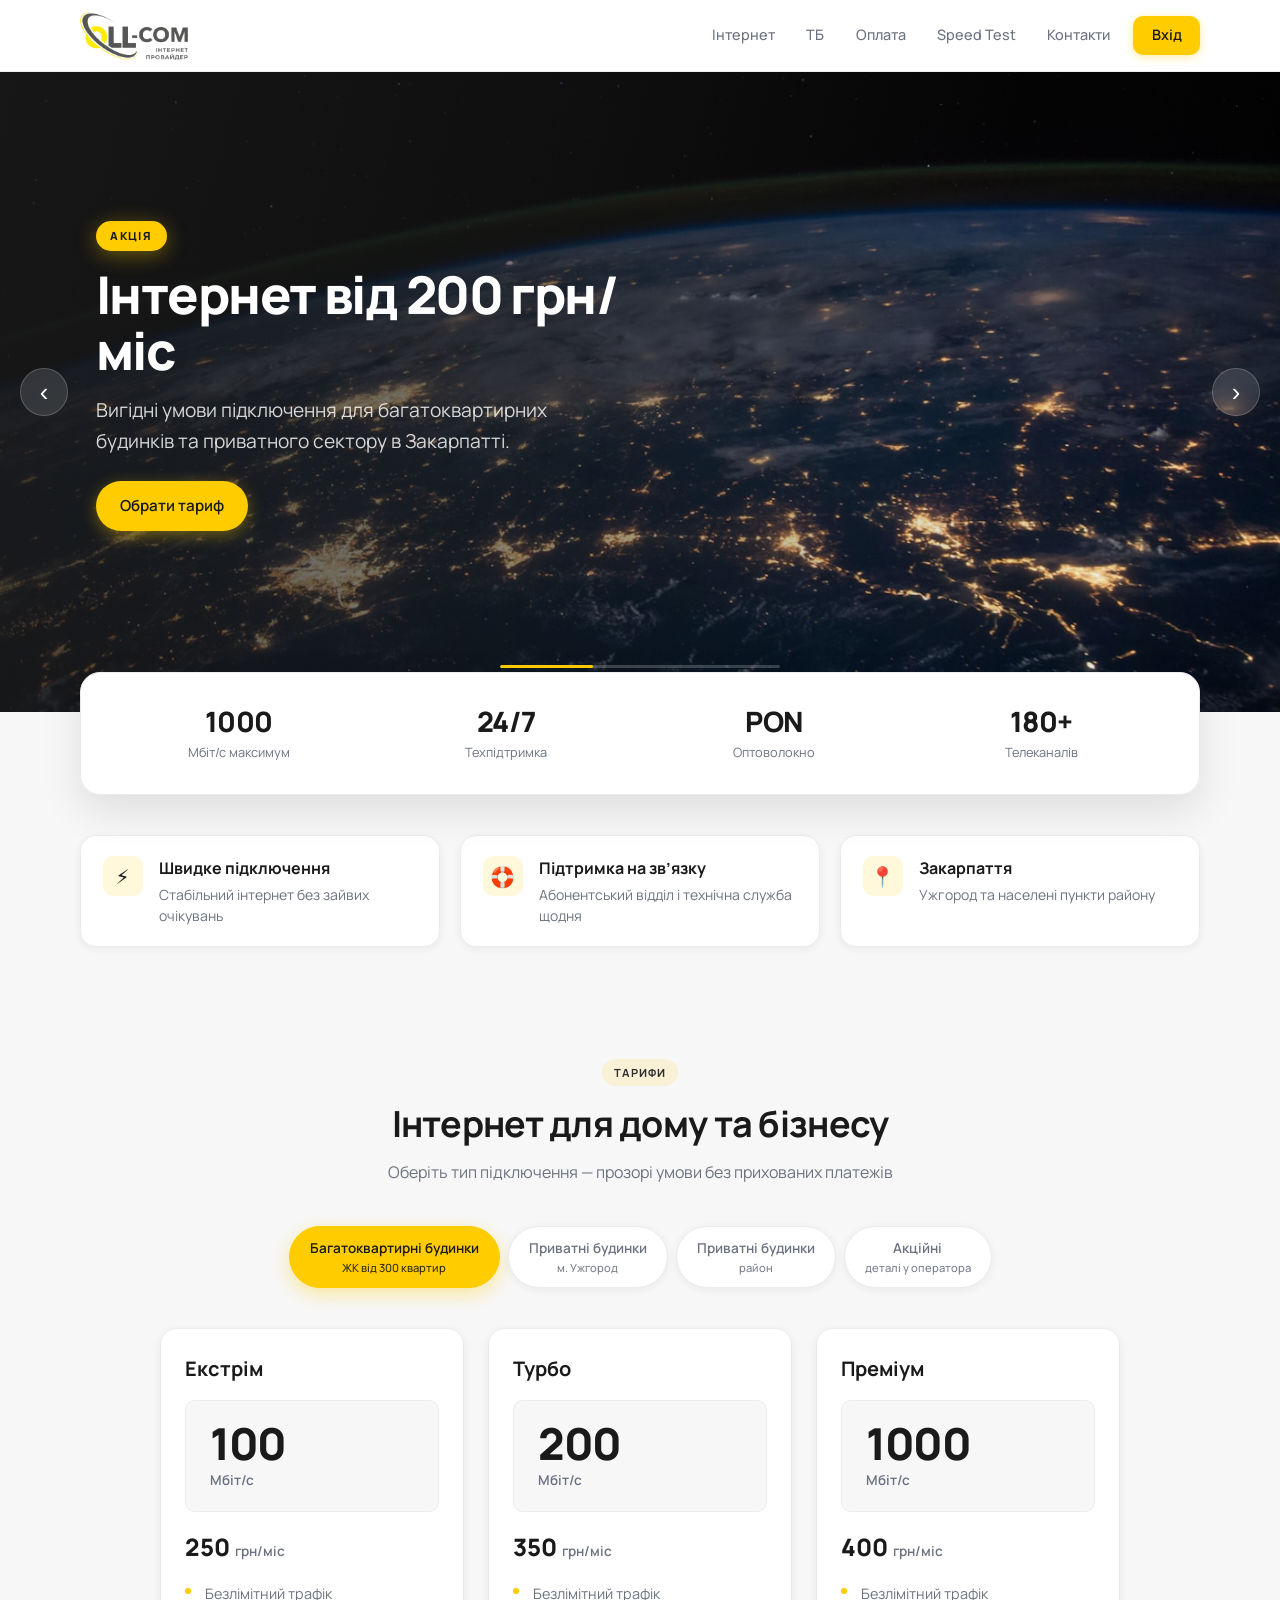
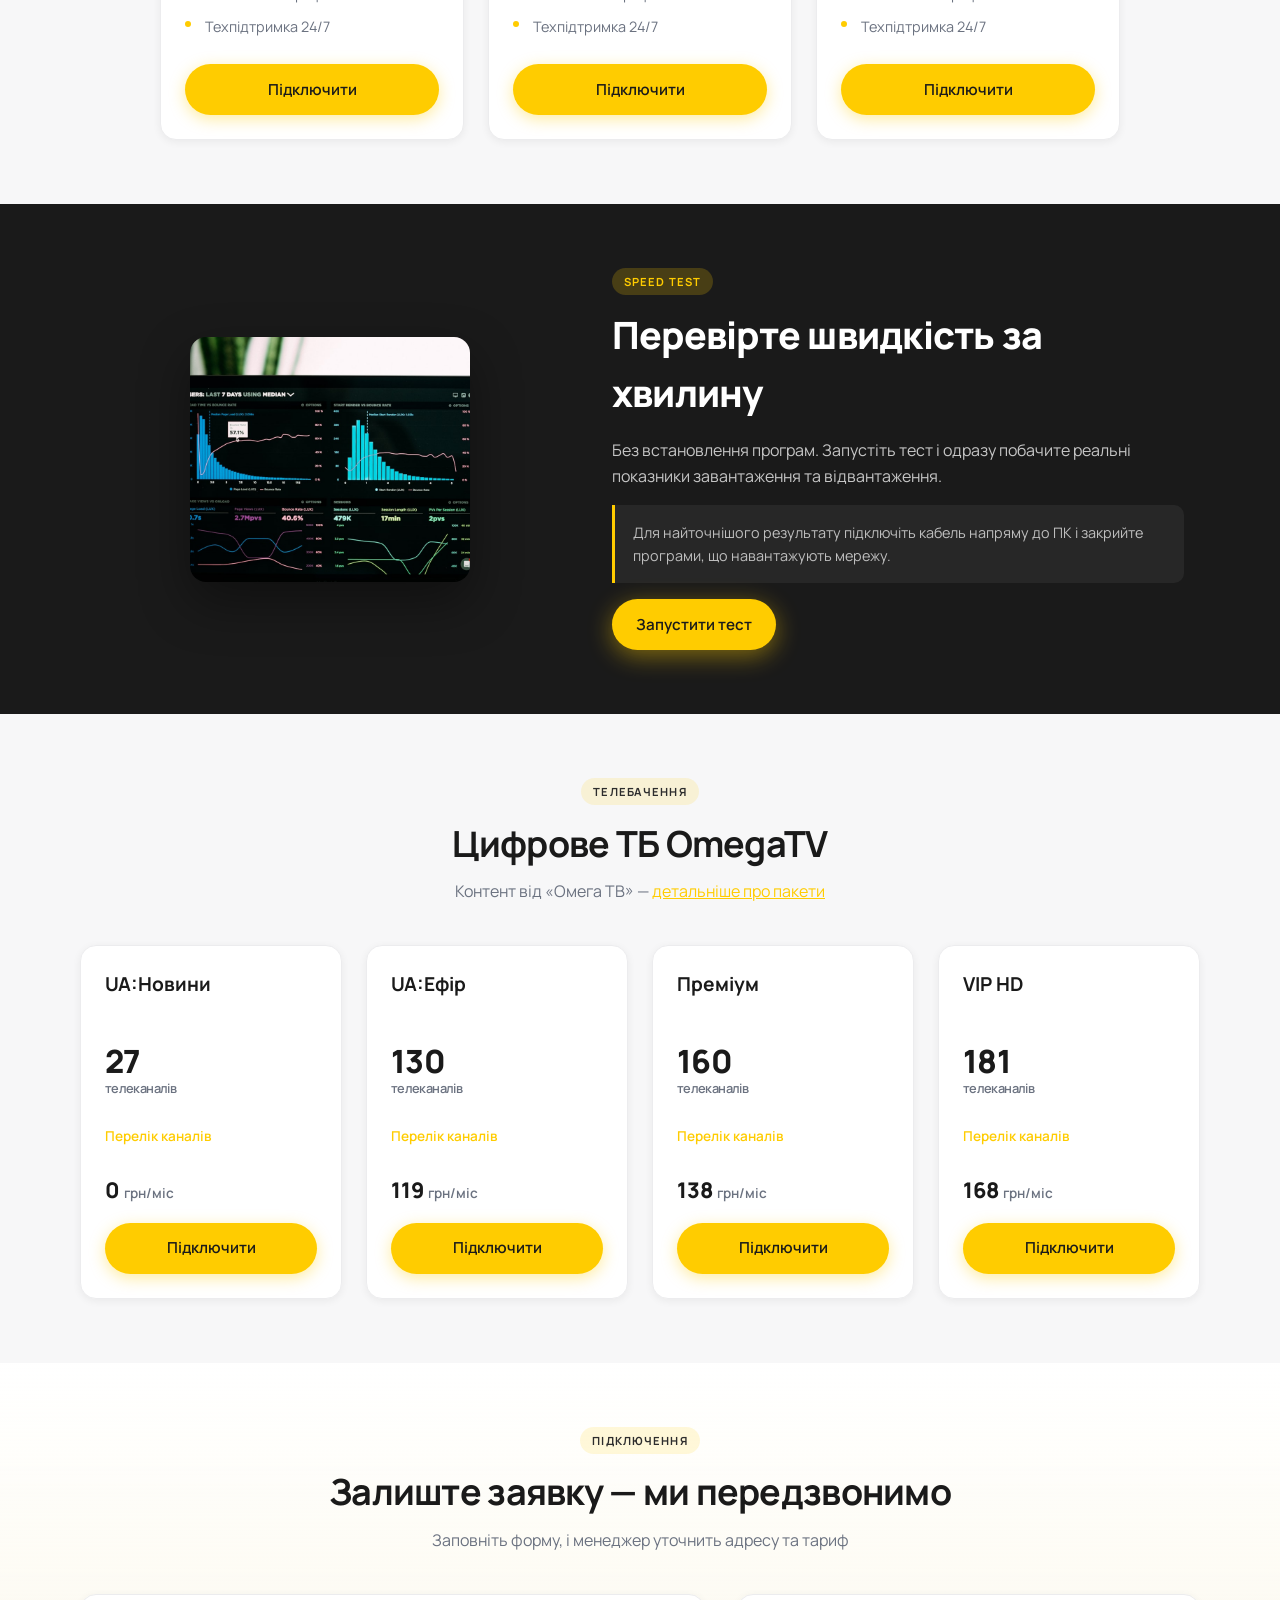
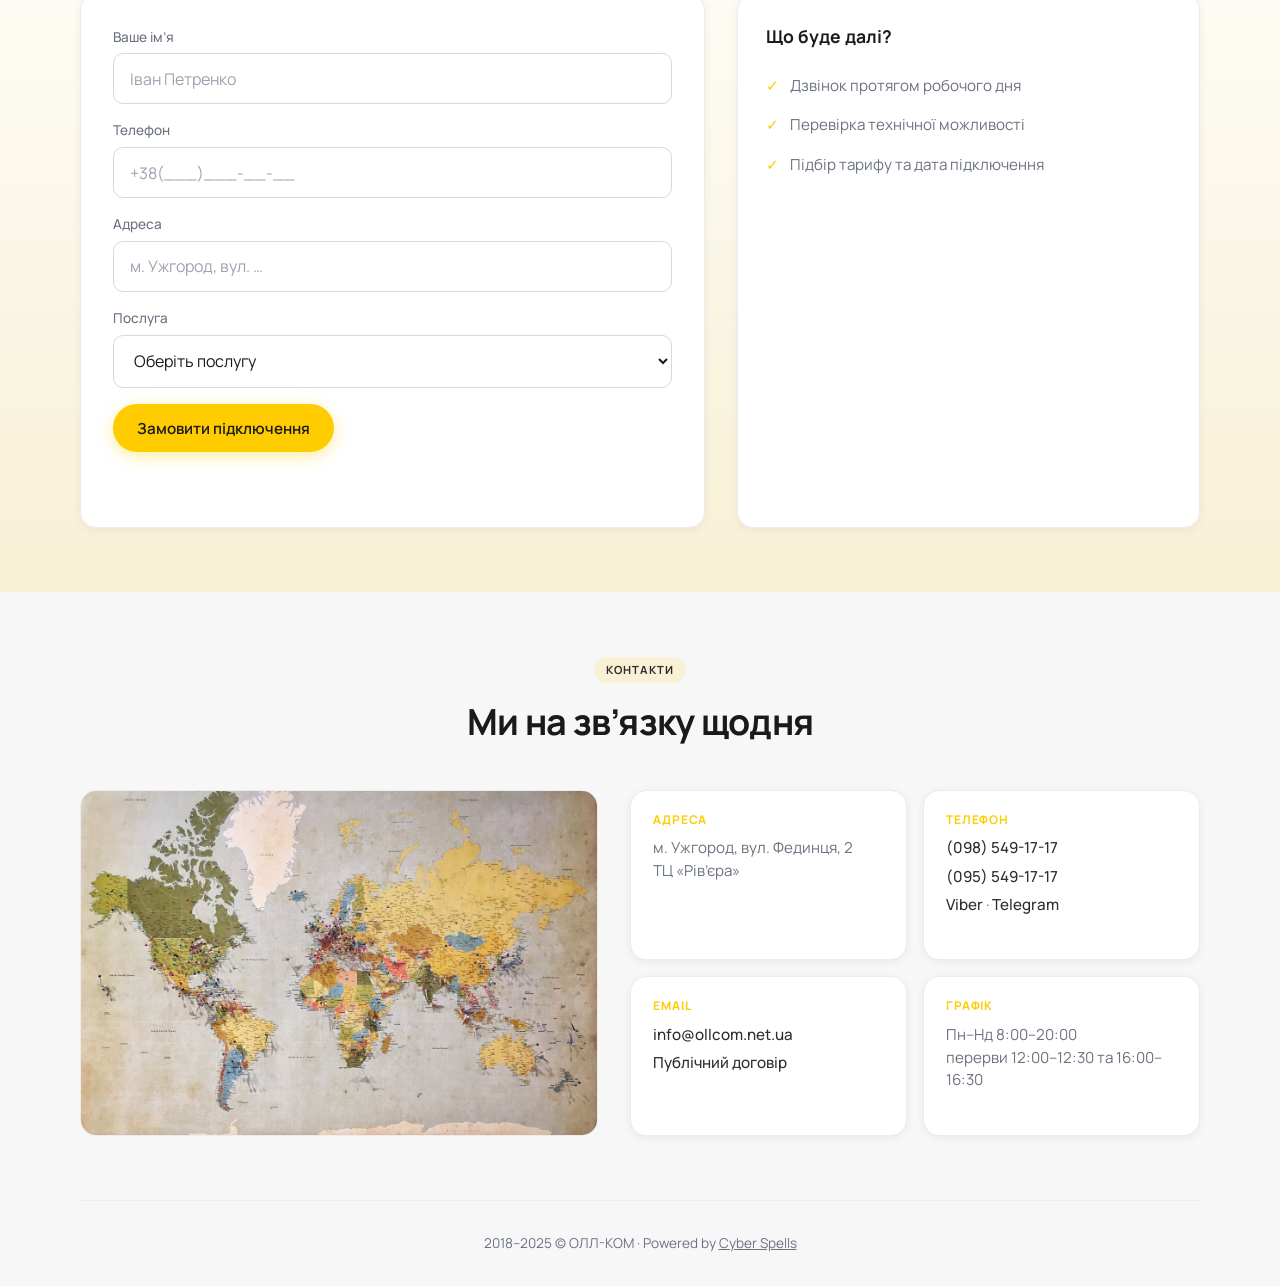
<file: index.html>
<!DOCTYPE html>
<html lang="uk">
  <head>
    <meta charset="utf-8" />
    <meta name="viewport" content="width=device-width, initial-scale=1" />
    <meta
      name="keywords"
      content="Інтернет PON Ужгород ОЛЛ-КОМ ISP"
    />
    <meta name="description" content="ОЛЛ-КОМ ISP — інтернет та телебачення в Закарпатті" />
    <title>ISP ОЛЛ-КОМ</title>
    <link rel="shortcut icon" href="favicon.ico" />
    <link rel="preconnect" href="https://fonts.googleapis.com" />
    <link rel="preconnect" href="https://fonts.gstatic.com" crossorigin />
    <link
      href="https://fonts.googleapis.com/css2?family=Manrope:wght@400;500;600;700;800&display=swap"
      rel="stylesheet"
    />
    <link rel="stylesheet" href="css/common.css" />
    <link rel="stylesheet" href="css/main.css" />
    <script src="js/tariffs-data.js" defer></script>
    <script src="js/common.js" defer></script>
    <script src="js/main.js" defer></script>
  </head>
  <body class="has-bg page-home">
    <header class="site-header">
      <div class="site-header__inner">
        <a href="index.html" class="site-logo">
          <img src="images/logo.png" alt="ОЛЛ-КОМ" width="120" height="48" />
        </a>
        <button
          type="button"
          class="nav-toggle"
          aria-expanded="false"
          aria-controls="navMenu"
          aria-label="Меню"
        >
          <span></span><span></span><span></span>
        </button>
        <nav id="navMenu" class="site-nav">
          <a href="#inet">Інтернет</a>
          <a href="#tv">ТБ</a>
          <a
            href="https://next.privat24.ua/payments/form/%7B%22token%22:%220dc3e0e4-ba93-4ebe-8343-b3335fdfdbdd%22%7D"
            target="_blank"
            rel="noopener"
            >Оплата</a
          >
          <a href="speed-test-page.html" data-nav>Speed Test</a>
          <a href="#contact">Контакти</a>
          <a href="profile-login.html" class="nav-cta nav-login" data-nav>Вхід</a>
        </nav>
      </div>
    </header>

    <div class="site-wrap">
      <section class="hero" aria-label="Акції та пропозиції">
        <div class="hero__track">
          <div class="hero__slide is-active">
            <div class="hero__media">
              <img src="images/hero-promo.jpg" alt="Акційні тарифи інтернету" width="1200" height="420" decoding="async" />
            </div>
            <div class="hero__caption">
              <div class="hero__caption-inner">
                <span class="hero__badge">Акція</span>
                <h2 class="hero__title">Інтернет від 200 грн/міс</h2>
                <p class="hero__text">
                  Вигідні умови підключення для багатоквартирних будинків та приватного сектору в Закарпатті.
                </p>
                <a class="btn hero__cta" href="#inet">Обрати тариф</a>
              </div>
            </div>
          </div>
          <div class="hero__slide">
            <div class="hero__media">
              <img src="images/hero-internet.jpg" alt="Оптоволоконний інтернет" width="1200" height="420" decoding="async" />
            </div>
            <div class="hero__caption">
              <div class="hero__caption-inner">
                <span class="hero__badge">Інтернет</span>
                <h2 class="hero__title">Оптоволокно PON до 1 Гбіт/с</h2>
                <p class="hero__text">
                  Стабільне з'єднання для дому, роботи та розваг. Тарифи на будь-який бюджет.
                </p>
                <a class="btn hero__cta" href="#inet">Переглянути тарифи</a>
              </div>
            </div>
          </div>
          <div class="hero__slide">
            <div class="hero__media">
              <img src="images/hero-tv.jpg" alt="Цифрове телебачення" width="1200" height="420" decoding="async" />
            </div>
            <div class="hero__caption">
              <div class="hero__caption-inner">
                <span class="hero__badge">Телебачення</span>
                <h2 class="hero__title">Цифрове ТБ OmegaTV</h2>
                <p class="hero__text">
                  Понад 180 каналів у HD. Пакети від 0 грн/міс разом з інтернетом.
                </p>
                <a class="btn hero__cta" href="#tv">Пакети ТБ</a>
              </div>
            </div>
          </div>
        </div>
        <button type="button" class="hero__arrow hero__arrow--prev" aria-label="Попередній слайд">‹</button>
        <button type="button" class="hero__arrow hero__arrow--next" aria-label="Наступний слайд">›</button>
        <div class="hero__nav">
          <div class="hero__progress" aria-hidden="true">
            <span class="hero__progress-fill"></span>
          </div>
          <div class="hero__dots">
            <button type="button" class="hero__dot is-active" aria-label="Слайд 1"></button>
            <button type="button" class="hero__dot" aria-label="Слайд 2"></button>
            <button type="button" class="hero__dot" aria-label="Слайд 3"></button>
          </div>
        </div>
      </section>

      <section class="stats-bar" aria-label="Переваги">
        <div class="container stats-bar__grid">
          <div class="stat-item reveal">
            <strong class="stat-item__value">1000</strong>
            <span class="stat-item__label">Мбіт/с максимум</span>
          </div>
          <div class="stat-item reveal reveal-delay-1">
            <strong class="stat-item__value">24/7</strong>
            <span class="stat-item__label">Техпідтримка</span>
          </div>
          <div class="stat-item reveal reveal-delay-2">
            <strong class="stat-item__value">PON</strong>
            <span class="stat-item__label">Оптоволокно</span>
          </div>
          <div class="stat-item reveal reveal-delay-3">
            <strong class="stat-item__value">180+</strong>
            <span class="stat-item__label">Телеканалів</span>
          </div>
        </div>
      </section>

      <section class="features-strip container">
        <article class="feature-pill reveal">
          <span class="feature-pill__icon" aria-hidden="true">⚡</span>
          <div>
            <h3>Швидке підключення</h3>
            <p>Стабільний інтернет без зайвих очікувань</p>
          </div>
        </article>
        <article class="feature-pill reveal reveal-delay-1">
          <span class="feature-pill__icon" aria-hidden="true">🛟</span>
          <div>
            <h3>Підтримка на зв’язку</h3>
            <p>Абонентський відділ і технічна служба щодня</p>
          </div>
        </article>
        <article class="feature-pill reveal reveal-delay-2">
          <span class="feature-pill__icon" aria-hidden="true">📍</span>
          <div>
            <h3>Закарпаття</h3>
            <p>Ужгород та населені пункти району</p>
          </div>
        </article>
      </section>

      <section id="inet" class="section section--alt">
        <div class="container">
        <div class="section-head reveal">
          <span class="section-eyebrow">Тарифи</span>
          <h2 class="section-title">Інтернет для дому та бізнесу</h2>
          <p class="section-lead">
            Оберіть тип підключення — прозорі умови без прихованих платежів
          </p>
        </div>
        <div id="inetTabs" class="tariff-tabs reveal reveal-delay-2"></div>
        <div id="inetPlans" class="plans-grid reveal reveal-delay-3"></div>
        </div>
      </section>

      <section id="speed" class="section section-speed">
        <div class="container speed-block reveal">
          <div class="speed-block__visual">
            <img src="images/speed.jpg" alt="Тест швидкості інтернету" width="280" />
          </div>
          <div class="speed-block__text">
            <span class="section-eyebrow section-eyebrow--light">Speed Test</span>
            <h2 class="speed-block__title">Перевірте швидкість за хвилину</h2>
            <p>
              Без встановлення програм. Запустіть тест і одразу побачите реальні показники
              завантаження та відвантаження.
            </p>
            <p class="speed-block__note">
              Для найточнішого результату підключіть кабель напряму до ПК і закрийте
              програми, що навантажують мережу.
            </p>
            <a href="speed-test-page.html" class="btn btn--light">Запустити тест</a>
          </div>
        </div>
      </section>

      <section id="tv" class="section">
        <div class="container">
        <div class="section-head reveal">
          <span class="section-eyebrow">Телебачення</span>
          <h2 class="section-title">Цифрове ТБ OmegaTV</h2>
          <p class="section-lead">
            Контент від «Омега ТВ» — <a href="omegatv.html">детальніше про пакети</a>
          </p>
        </div>
        <div id="tvPlans" class="tv-grid reveal reveal-delay-2"></div>
        </div>
      </section>

      <section id="zayavka" class="section section--cta">
        <div class="container">
        <div class="section-head reveal">
          <span class="section-eyebrow">Підключення</span>
          <h2 class="section-title">Залиште заявку — ми передзвонимо</h2>
          <p class="section-lead">Заповніть форму, і менеджер уточнить адресу та тариф</p>
        </div>
        <div class="form-section reveal reveal-delay-1">
          <form id="connectForm" class="card form-panel" novalidate>
            <div class="form-group">
              <label class="form-label" for="username">Ваше ім’я</label>
              <input
                id="username"
                class="form-input"
                type="text"
                placeholder="Іван Петренко"
                autocomplete="name"
                required
              />
            </div>
            <div class="form-group">
              <label class="form-label" for="phone">Телефон</label>
              <input
                id="phone"
                class="form-input"
                type="tel"
                placeholder="+38(___)___-__-__"
                autocomplete="tel"
                required
              />
            </div>
            <div class="form-group">
              <label class="form-label" for="address">Адреса</label>
              <input
                id="address"
                class="form-input"
                type="text"
                placeholder="м. Ужгород, вул. …"
                autocomplete="street-address"
                required
              />
            </div>
            <div class="form-group">
              <label class="form-label" for="service">Послуга</label>
              <select id="service" class="form-select" required>
                <option value="" disabled selected>Оберіть послугу</option>
                <option value="internet">Інтернет</option>
                <option value="tv">Телебачення</option>
                <option value="internet+tv">Інтернет + ТВ</option>
              </select>
            </div>
            <button type="submit" class="btn">Замовити підключення</button>
            <div id="formToast" class="form-toast" role="status" aria-live="polite"></div>
          </form>
          <aside class="form-aside card">
            <h3>Що буде далі?</h3>
            <ul class="form-aside__list">
              <li>Дзвінок протягом робочого дня</li>
              <li>Перевірка технічної можливості</li>
              <li>Підбір тарифу та дата підключення</li>
            </ul>
          </aside>
        </div>
        </div>
      </section>

      <section id="contact" class="section section--alt">
        <div class="container">
        <div class="section-head reveal">
          <span class="section-eyebrow">Контакти</span>
          <h2 class="section-title">Ми на зв’язку щодня</h2>
        </div>
        <div class="contact-grid reveal reveal-delay-1">
          <a
            class="contact-map"
            href="https://www.google.com/maps/place/%D0%B2%D1%83%D0%BB%D0%B8%D1%86%D1%8F+%D0%A4%D0%B5%D0%B4%D0%B8%D0%BD%D1%86%D1%8F,+2,+%D0%A3%D0%B6%D0%B3%D0%BE%D1%80%D0%BE%D0%B4"
            target="_blank"
            rel="noopener"
          >
            <img
              src="images/location.jpg"
              alt="м. Ужгород, вул. Фединця, 2 «Рів’єра»"
            />
          </a>
          <div class="contact-cards">
            <article class="contact-card card">
              <h3>Адреса</h3>
              <p>м. Ужгород, вул. Фединця, 2<br />ТЦ «Рів’єра»</p>
            </article>
            <article class="contact-card card">
              <h3>Телефон</h3>
              <p><a href="tel:+380985491717">(098) 549-17-17</a></p>
              <p><a href="tel:+380955491717">(095) 549-17-17</a></p>
              <p><a href="viber://chat?number=+380955491717">Viber</a> · <a href="https://t.me/OLL_KOM" target="_blank" rel="noopener">Telegram</a></p>
            </article>
            <article class="contact-card card">
              <h3>Email</h3>
              <p><a href="mailto:info@ollcom.net.ua">info@ollcom.net.ua</a></p>
              <p><a href="dogovir.html">Публічний договір</a></p>
            </article>
            <article class="contact-card card">
              <h3>Графік</h3>
              <p>Пн–Нд 8:00–20:00<br />перерви 12:00–12:30 та 16:00–16:30</p>
            </article>
          </div>
        </div>
        </div>
      </section>

      <footer class="site-footer container">
        2018–2025 © ОЛЛ-КОМ · Powered by
        <a href="https://cyber-spells.dev/" target="_blank" rel="noopener">Cyber Spells</a>
      </footer>
    </div>

    <div
      id="channelModal"
      class="modal-overlay"
      aria-hidden="true"
      role="dialog"
      aria-labelledby="modalTitle"
    >
      <div class="modal">
        <div class="modal__header">
          <h2 id="modalTitle" class="modal__title">Пакет ТБ</h2>
          <button type="button" class="modal__close" data-modal-close aria-label="Закрити">×</button>
        </div>
        <div class="modal__body"></div>
        <div class="modal__footer">
          <button type="button" class="btn btn--ghost" data-modal-close>Закрити</button>
        </div>
      </div>
    </div>

    <a href="#" class="scroll-top" aria-label="Наверх">↑</a>
  </body>
</html>
</file>
<file: css/common.css>
/* ОЛЛ-КОМ — бренд: білий, сірий, жовтий акцент */
:root {
  --white: #ffffff;
  --gray-50: #f7f7f8;
  --gray-100: #ececee;
  --gray-200: #d8d8dc;
  --gray-400: #9ca3af;
  --gray-600: #6b7280;
  --gray-800: #2d2d2d;
  --gray-900: #1a1a1a;
  --yellow: #ffcc00;
  --yellow-hover: #e6b800;
  --yellow-soft: rgba(255, 204, 0, 0.14);
  --yellow-glow: rgba(255, 204, 0, 0.38);

  --bg-deep: var(--gray-50);
  --bg-mid: var(--white);
  --bg-card: var(--white);
  --bg-card-hover: var(--white);
  --border: var(--gray-100);
  --border-strong: var(--gray-200);
  --text: var(--gray-900);
  --text-muted: var(--gray-600);
  --accent: var(--yellow);
  --accent-dim: var(--yellow-hover);
  --accent-glow: var(--yellow-glow);
  --text-on-accent: var(--gray-900);
  --success: #16a34a;
  --danger: #dc2626;
  --radius: 16px;
  --radius-sm: 10px;
  --radius-pill: 999px;
  --ease: cubic-bezier(0.4, 0, 0.2, 1);
  --ease-soft: cubic-bezier(0.33, 1, 0.68, 1);
  --font: "Manrope", "Segoe UI", system-ui, -apple-system, sans-serif;
  --mono: "Cascadia Code", "Consolas", monospace;
  --header-h: 72px;
  --container: 1120px;
  --shadow-sm: 0 2px 8px rgba(0, 0, 0, 0.06);
  --shadow-md: 0 8px 24px rgba(0, 0, 0, 0.08);
  --shadow-lg: 0 16px 40px rgba(0, 0, 0, 0.1);
}

*,
*::before,
*::after {
  box-sizing: border-box;
}

html {
  scroll-behavior: smooth;
}

body {
  margin: 0;
  min-height: 100vh;
  font-family: var(--font);
  font-size: 16px;
  line-height: 1.55;
  color: var(--text);
  background: var(--bg-deep);
}

body.has-bg::before,
body.has-bg::after {
  content: "";
  position: fixed;
  inset: 0;
  pointer-events: none;
  z-index: 0;
}

body.has-bg::before {
  background:
    radial-gradient(ellipse 70% 45% at 50% -10%, var(--yellow-soft), transparent 55%),
    linear-gradient(180deg, var(--white) 0%, var(--gray-50) 100%);
}

body.has-bg::after {
  opacity: 0.5;
  background-image:
    linear-gradient(var(--gray-100) 1px, transparent 1px),
    linear-gradient(90deg, var(--gray-100) 1px, transparent 1px);
  background-size: 40px 40px;
  mask-image: radial-gradient(ellipse 90% 70% at 50% 20%, black, transparent);
}

body.page-sub.has-bg::after,
body.page-home.has-bg::after {
  display: none;
}

body.page-sub.has-bg::before {
  background:
    radial-gradient(ellipse 70% 45% at 90% -5%, var(--yellow-soft), transparent 50%),
    linear-gradient(180deg, var(--white) 0%, var(--gray-50) 100%);
}

img {
  max-width: 100%;
  height: auto;
  display: block;
}

a {
  color: var(--accent);
  transition: color 0.25s var(--ease);
}

a:hover {
  color: var(--yellow-hover);
}

.visually-hidden {
  position: absolute;
  width: 1px;
  height: 1px;
  padding: 0;
  margin: -1px;
  overflow: hidden;
  clip: rect(0, 0, 0, 0);
  white-space: nowrap;
  border: 0;
}

/* Layout */
.site-wrap {
  position: relative;
  z-index: 1;
}

.container {
  width: min(100% - 2rem, var(--container));
  margin-inline: auto;
}

/* Header */
.site-header {
  position: sticky;
  top: 0;
  z-index: 100;
  height: var(--header-h);
  background: rgba(255, 255, 255, 0.92);
  border-bottom: 1px solid var(--border);
  box-shadow: var(--shadow-sm);
  backdrop-filter: blur(14px);
  -webkit-backdrop-filter: blur(14px);
}

.site-header__inner {
  display: flex;
  align-items: center;
  justify-content: space-between;
  gap: 1rem;
  height: 100%;
  width: min(100% - 2rem, var(--container));
  margin-inline: auto;
}

.site-logo img {
  height: 48px;
  width: auto;
}

.nav-toggle {
  display: none;
  flex-direction: column;
  justify-content: center;
  gap: 5px;
  width: 44px;
  height: 44px;
  padding: 0;
  background: transparent;
  border: 1px solid var(--border);
  border-radius: var(--radius-sm);
  cursor: pointer;
}

.nav-toggle span {
  display: block;
  width: 20px;
  height: 2px;
  margin-inline: auto;
  background: var(--text);
  border-radius: 1px;
  transition: transform 0.3s var(--ease), opacity 0.3s var(--ease);
}

.nav-toggle[aria-expanded="true"] span:nth-child(1) {
  transform: translateY(7px) rotate(45deg);
}

.nav-toggle[aria-expanded="true"] span:nth-child(2) {
  opacity: 0;
}

.nav-toggle[aria-expanded="true"] span:nth-child(3) {
  transform: translateY(-7px) rotate(-45deg);
}

.site-nav {
  display: flex;
  align-items: center;
  gap: 0.25rem;
}

.site-nav a {
  padding: 0.5rem 0.85rem;
  font-size: 0.9rem;
  font-weight: 500;
  color: var(--text-muted);
  text-decoration: none;
  border-radius: var(--radius-sm);
  transition:
    color 0.25s var(--ease),
    background 0.25s var(--ease);
}

.site-nav a:hover,
.site-nav a.is-active {
  color: var(--text);
  background: var(--yellow-soft);
}

.site-nav a.nav-cta {
  color: var(--text-on-accent);
  background: var(--accent);
  box-shadow: 0 2px 10px var(--accent-glow);
}

.site-nav a.nav-cta:hover {
  color: var(--text-on-accent);
  background: var(--yellow-hover);
}

.site-nav a.nav-login {
  margin-left: 0.35rem;
  padding: 0.55rem 1.15rem;
  font-weight: 600;
}

.site-nav a.nav-login:not(.nav-cta) {
  color: var(--gray-800);
  background: var(--white);
  border: 1px solid var(--border-strong);
  box-shadow: none;
}

.site-nav a.nav-login:not(.nav-cta):hover {
  color: var(--gray-900);
  background: var(--yellow-soft);
  border-color: var(--accent);
}

@media (max-width: 768px) {
  .nav-toggle {
    display: flex;
  }

  .site-nav {
    position: fixed;
    top: var(--header-h);
    left: 0;
    right: 0;
    flex-direction: column;
    align-items: stretch;
    padding: 1rem;
    gap: 0.35rem;
    background: rgba(255, 255, 255, 0.98);
    border-bottom: 1px solid var(--border);
    transform: translateY(-110%);
    opacity: 0;
    visibility: hidden;
    transition:
      transform 0.35s var(--ease-soft),
      opacity 0.35s var(--ease),
      visibility 0.35s;
  }

  .site-nav.is-open {
    transform: translateY(0);
    opacity: 1;
    visibility: visible;
  }

  .site-nav a {
    padding: 0.75rem 1rem;
  }
}

/* Sections */
.section {
  padding: 4rem 0;
}

.section-title {
  margin: 0 0 0.5rem;
  font-size: clamp(1.75rem, 4vw, 2.25rem);
  font-weight: 700;
  letter-spacing: -0.02em;
  text-align: center;
}

.section-lead {
  margin: 0 auto 2.5rem;
  max-width: 36rem;
  text-align: center;
  color: var(--text-muted);
  line-height: 1.6;
}

.section-head .section-lead {
  margin-bottom: 0;
}

.section-eyebrow {
  display: inline-block;
  margin-bottom: 0.65rem;
  padding: 0.3rem 0.75rem;
  font-size: 0.7rem;
  font-weight: 700;
  letter-spacing: 0.1em;
  text-transform: uppercase;
  color: var(--gray-800);
  background: var(--yellow-soft);
  border-radius: var(--radius-pill);
}

.section-eyebrow--light {
  color: var(--accent);
  background: rgba(255, 204, 0, 0.2);
}

.page-head {
  text-align: center;
  margin-bottom: 2rem;
}

.page-head--compact {
  text-align: left;
  margin-bottom: 1.5rem;
}

.page-head__title {
  margin: 0;
  font-size: clamp(1.5rem, 4vw, 2rem);
  font-weight: 800;
  letter-spacing: -0.03em;
  line-height: 1.15;
  color: var(--gray-900);
}

.page-head__lead {
  margin: 0.75rem auto 0;
  max-width: 36rem;
  font-size: 1rem;
  line-height: 1.6;
  color: var(--text-muted);
}

.page-head--compact .page-head__lead {
  margin-left: 0;
  margin-right: 0;
}

.profile-section-title {
  margin: 0 0 1rem;
  font-size: 1.05rem;
  font-weight: 700;
  color: var(--gray-900);
}

.profile-stack > .card + .card {
  margin-top: 1.25rem;
}

/* Buttons */
.btn {
  display: inline-flex;
  align-items: center;
  justify-content: center;
  gap: 0.5rem;
  padding: 0.85rem 1.5rem;
  font-family: inherit;
  font-size: 0.95rem;
  font-weight: 600;
  color: var(--text-on-accent);
  text-decoration: none;
  background: var(--accent);
  border: none;
  border-radius: var(--radius-pill);
  cursor: pointer;
  transition:
    transform 0.25s var(--ease-soft),
    box-shadow 0.35s var(--ease),
    background 0.35s var(--ease);
  box-shadow: 0 4px 16px var(--accent-glow);
}

.btn:hover {
  transform: translateY(-2px);
  box-shadow: 0 8px 24px var(--accent-glow);
  color: var(--text-on-accent);
  background: var(--yellow-hover);
}

.btn--ghost {
  color: var(--gray-800);
  background: transparent;
  border: 1px solid var(--border-strong);
  box-shadow: none;
}

.btn--ghost:hover {
  background: var(--yellow-soft);
  color: var(--gray-900);
  border-color: var(--accent);
}

.btn--block {
  width: 100%;
}

.btn--light {
  color: var(--text-on-accent);
  background: var(--accent);
  box-shadow: 0 6px 24px rgba(255, 204, 0, 0.45);
}

.btn--light:hover {
  color: var(--text-on-accent);
  background: var(--yellow-hover);
}

/* Cards */
.card {
  background: var(--bg-card);
  border: 1px solid var(--border);
  border-radius: var(--radius);
  box-shadow: var(--shadow-sm);
  transition:
    border-color 0.35s var(--ease),
    transform 0.35s var(--ease-soft),
    box-shadow 0.35s var(--ease);
}

.card:hover {
  border-color: var(--accent);
  transform: translateY(-4px);
  box-shadow: var(--shadow-lg);
}

/* Forms */
.form-group {
  margin-bottom: 1rem;
}

.form-label {
  display: block;
  margin-bottom: 0.35rem;
  font-size: 0.85rem;
  font-weight: 500;
  color: var(--text-muted);
}

.form-input,
.form-select {
  width: 100%;
  padding: 0.85rem 1rem;
  font-family: inherit;
  font-size: 1rem;
  color: var(--text);
  background: var(--white);
  border: 1px solid var(--border-strong);
  border-radius: var(--radius-sm);
  outline: none;
  transition:
    border-color 0.25s var(--ease),
    box-shadow 0.25s var(--ease);
}

.form-input::placeholder {
  color: var(--gray-400);
  opacity: 1;
}

.form-input:focus,
.form-select:focus {
  border-color: var(--accent);
  box-shadow: 0 0 0 3px var(--yellow-soft);
}

/* Modal */
.modal-overlay {
  position: fixed;
  inset: 0;
  z-index: 200;
  display: flex;
  align-items: center;
  justify-content: center;
  padding: 1rem;
  background: rgba(0, 0, 0, 0.65);
  opacity: 0;
  visibility: hidden;
  transition:
    opacity 0.35s var(--ease),
    visibility 0.35s;
}

.modal-overlay.is-open {
  opacity: 1;
  visibility: visible;
}

.modal {
  width: min(100%, 520px);
  max-height: 85vh;
  display: flex;
  flex-direction: column;
  background: var(--bg-mid);
  border: 1px solid var(--border-strong);
  border-radius: var(--radius);
  box-shadow: var(--shadow-lg);
  transform: translateY(16px) scale(0.98);
  transition: transform 0.35s var(--ease-soft);
}

.modal-overlay.is-open .modal {
  transform: translateY(0) scale(1);
}

.modal__header {
  display: flex;
  align-items: center;
  justify-content: space-between;
  padding: 1.25rem 1.5rem;
  border-bottom: 1px solid var(--border);
}

.modal__title {
  margin: 0;
  font-size: 1.15rem;
}

.modal__close {
  width: 36px;
  height: 36px;
  font-size: 1.5rem;
  line-height: 1;
  color: var(--text-muted);
  background: transparent;
  border: none;
  border-radius: var(--radius-sm);
  cursor: pointer;
  transition: color 0.2s, background 0.2s;
}

.modal__close:hover {
  color: var(--text);
  background: var(--gray-50);
}

.modal__body {
  padding: 1.25rem 1.5rem;
  overflow-y: auto;
  color: var(--text-muted);
}

.modal__footer {
  padding: 1rem 1.5rem;
  border-top: 1px solid var(--border);
}

/* Footer */
.site-footer {
  padding: 2rem 0;
  text-align: center;
  font-size: 0.85rem;
  color: var(--text-muted);
  border-top: 1px solid var(--border);
}

.site-footer a {
  color: var(--text-muted);
}

.site-footer a:hover {
  color: var(--accent);
}

/* Scroll top */
.scroll-top {
  position: fixed;
  right: 1.25rem;
  bottom: 1.25rem;
  z-index: 90;
  width: 44px;
  height: 44px;
  display: flex;
  align-items: center;
  justify-content: center;
  font-size: 1.25rem;
  color: var(--text-on-accent);
  text-decoration: none;
  background: var(--accent);
  border-radius: 50%;
  box-shadow: 0 4px 20px var(--accent-glow);
  opacity: 0;
  visibility: hidden;
  transform: translateY(12px);
  transition:
    opacity 0.35s var(--ease),
    visibility 0.35s,
    transform 0.35s var(--ease-soft);
}

.scroll-top.is-visible {
  opacity: 1;
  visibility: visible;
  transform: translateY(0);
}

/* Reveal on scroll */
.reveal {
  opacity: 0;
  transform: translateY(20px);
  transition:
    opacity 0.7s var(--ease-soft),
    transform 0.7s var(--ease-soft);
}

.reveal.is-visible {
  opacity: 1;
  transform: translateY(0);
}

.reveal-delay-1 { transition-delay: 0.1s; }
.reveal-delay-2 { transition-delay: 0.2s; }
.reveal-delay-3 { transition-delay: 0.3s; }

@media (prefers-reduced-motion: reduce) {
  *,
  *::before,
  *::after {
    animation-duration: 0.01ms !important;
    animation-iteration-count: 1 !important;
    transition-duration: 0.01ms !important;
  }

  html {
    scroll-behavior: auto;
  }

  .reveal {
    opacity: 1;
    transform: none;
  }
}
</file>
<file: css/main.css>
/* Головна сторінка — сучасний вигляд */

.page-home.has-bg::after {
  display: none;
}

.page-home.has-bg::before {
  background:
    radial-gradient(ellipse 80% 50% at 80% -20%, var(--yellow-soft), transparent 50%),
    linear-gradient(180deg, var(--white) 0%, var(--gray-50) 40%, var(--gray-50) 100%);
}

/* Hero */
.hero {
  position: relative;
  overflow: hidden;
  border-bottom: none;
  background: var(--gray-900);
  min-height: clamp(420px, 72vh, 640px);
}

.hero__track {
  display: flex;
  height: 100%;
  min-height: inherit;
  transition: transform 0.65s var(--ease-soft);
}

.hero__slide {
  position: relative;
  flex: 0 0 100%;
  min-width: 100%;
  min-height: clamp(420px, 72vh, 640px);
  display: flex;
  align-items: stretch;
}

.hero__media {
  position: absolute;
  inset: 0;
}

.hero__media::after {
  content: "";
  position: absolute;
  inset: 0;
  background: linear-gradient(
    105deg,
    rgba(26, 26, 26, 0.88) 0%,
    rgba(26, 26, 26, 0.55) 42%,
    rgba(26, 26, 26, 0.15) 70%,
    transparent 100%
  );
  pointer-events: none;
}

.hero__slide img {
  width: 100%;
  height: 100%;
  min-height: inherit;
  object-fit: cover;
  object-position: center 30%;
  display: block;
}

.hero__caption {
  position: relative;
  z-index: 1;
  display: flex;
  align-items: center;
  width: 100%;
  max-width: var(--container);
  margin-inline: auto;
  padding: 3rem 1rem 5rem;
  pointer-events: none;
}

.hero__caption-inner {
  max-width: 36rem;
  pointer-events: auto;
}

.hero__badge {
  display: inline-block;
  margin-bottom: 1rem;
  padding: 0.4rem 0.9rem;
  font-size: 0.7rem;
  font-weight: 800;
  letter-spacing: 0.12em;
  text-transform: uppercase;
  color: var(--text-on-accent);
  background: var(--accent);
  border-radius: var(--radius-pill);
  box-shadow: 0 4px 20px var(--accent-glow);
}

.hero__title {
  margin: 0 0 1rem;
  font-size: clamp(1.85rem, 5vw, 3.25rem);
  font-weight: 800;
  line-height: 1.08;
  letter-spacing: -0.03em;
  color: var(--white);
}

.hero__text {
  margin: 0 0 1.5rem;
  font-size: clamp(1rem, 2.2vw, 1.2rem);
  line-height: 1.6;
  color: rgba(255, 255, 255, 0.82);
  max-width: 30rem;
}

.hero__caption-inner > * {
  opacity: 0;
  transform: translateY(18px);
  transition:
    opacity 0.55s var(--ease-soft),
    transform 0.55s var(--ease-soft);
}

.hero__slide.is-active .hero__caption-inner > * {
  opacity: 1;
  transform: translateY(0);
}

.hero__slide.is-active .hero__badge { transition-delay: 0.05s; }
.hero__slide.is-active .hero__title { transition-delay: 0.12s; }
.hero__slide.is-active .hero__text { transition-delay: 0.2s; }
.hero__slide.is-active .hero__cta { transition-delay: 0.28s; }

.hero__arrow {
  position: absolute;
  top: 50%;
  transform: translateY(-50%);
  z-index: 2;
  width: 48px;
  height: 48px;
  display: flex;
  align-items: center;
  justify-content: center;
  font-size: 1.6rem;
  color: var(--white);
  background: rgba(255, 255, 255, 0.12);
  border: 1px solid rgba(255, 255, 255, 0.2);
  border-radius: 50%;
  cursor: pointer;
  backdrop-filter: blur(8px);
  transition: background 0.25s var(--ease), border-color 0.25s var(--ease), transform 0.25s var(--ease);
}

.hero__arrow:hover {
  background: rgba(255, 204, 0, 0.25);
  border-color: var(--accent);
  transform: translateY(-50%) scale(1.05);
}

.hero__arrow--prev { left: 1.25rem; }
.hero__arrow--next { right: 1.25rem; }

.hero__nav {
  position: absolute;
  bottom: 1.5rem;
  left: 50%;
  transform: translateX(-50%);
  z-index: 2;
  display: flex;
  flex-direction: column;
  align-items: center;
  gap: 0.75rem;
  width: min(280px, 80%);
}

.hero__progress {
  width: 100%;
  height: 3px;
  background: rgba(255, 255, 255, 0.2);
  border-radius: var(--radius-pill);
  overflow: hidden;
}

.hero__progress-fill {
  display: block;
  height: 100%;
  width: 33.33%;
  background: var(--accent);
  border-radius: inherit;
  transition: transform 0.65s var(--ease-soft);
  transform: translateX(0);
}

.hero__dots {
  display: flex;
  gap: 0.5rem;
}

.hero__dot {
  width: 8px;
  height: 8px;
  padding: 0;
  border: none;
  border-radius: 50%;
  background: rgba(255, 255, 255, 0.35);
  cursor: pointer;
  transition: background 0.3s var(--ease), transform 0.3s var(--ease), width 0.3s var(--ease);
}

.hero__dot.is-active {
  width: 24px;
  border-radius: var(--radius-pill);
  background: var(--accent);
  transform: none;
  box-shadow: none;
}

@media (max-width: 640px) {
  .hero {
    min-height: clamp(380px, 85vh, 520px);
  }

  .hero__slide {
    min-height: clamp(380px, 85vh, 520px);
  }

  .hero__media::after {
    background: linear-gradient(
      180deg,
      rgba(26, 26, 26, 0.35) 0%,
      rgba(26, 26, 26, 0.82) 55%,
      rgba(26, 26, 26, 0.92) 100%
    );
  }

  .hero__caption {
    align-items: flex-end;
    padding-bottom: 4.5rem;
  }

  .hero__arrow {
    width: 40px;
    height: 40px;
    top: auto;
    bottom: 5.5rem;
    transform: none;
  }

  .hero__arrow--prev { left: 0.75rem; }
  .hero__arrow--next { right: 0.75rem; }
}

/* Stats bar */
.stats-bar {
  position: relative;
  z-index: 2;
  margin-top: -2.5rem;
  padding: 0 1rem 2rem;
}

.stats-bar__grid {
  display: grid;
  grid-template-columns: repeat(2, 1fr);
  gap: 0.75rem;
  padding: 1.25rem;
  background: var(--white);
  border: 1px solid var(--border);
  border-radius: calc(var(--radius) + 4px);
  box-shadow: var(--shadow-lg);
}

@media (min-width: 640px) {
  .stats-bar__grid {
    grid-template-columns: repeat(4, 1fr);
    gap: 1rem;
    padding: 1.5rem 2rem;
  }
}

.stat-item {
  text-align: center;
  padding: 0.5rem;
}

.stat-item__value {
  display: block;
  font-size: clamp(1.35rem, 3vw, 1.75rem);
  font-weight: 800;
  letter-spacing: -0.02em;
  color: var(--gray-900);
  line-height: 1.2;
}

.stat-item__label {
  display: block;
  margin-top: 0.25rem;
  font-size: 0.8rem;
  color: var(--text-muted);
}

/* Feature pills */
.features-strip {
  display: grid;
  gap: 1rem;
  margin-bottom: 1rem;
  padding-top: 0.5rem;
  padding-bottom: 2rem;
}

@media (min-width: 768px) {
  .features-strip {
    grid-template-columns: repeat(3, 1fr);
    gap: 1.25rem;
  }
}

.feature-pill {
  display: flex;
  align-items: flex-start;
  gap: 1rem;
  padding: 1.25rem 1.35rem;
  background: var(--white);
  border: 1px solid var(--border);
  border-radius: var(--radius);
  box-shadow: var(--shadow-sm);
  transition: border-color 0.3s var(--ease), box-shadow 0.3s var(--ease), transform 0.3s var(--ease-soft);
}

.feature-pill:hover {
  border-color: var(--accent);
  box-shadow: var(--shadow-md);
  transform: translateY(-2px);
}

.feature-pill__icon {
  flex-shrink: 0;
  width: 2.5rem;
  height: 2.5rem;
  display: flex;
  align-items: center;
  justify-content: center;
  font-size: 1.25rem;
  background: var(--yellow-soft);
  border-radius: var(--radius-sm);
}

.feature-pill h3 {
  margin: 0 0 0.25rem;
  font-size: 1rem;
  font-weight: 700;
  color: var(--gray-900);
}

.feature-pill p {
  margin: 0;
  font-size: 0.875rem;
  color: var(--text-muted);
  line-height: 1.45;
}

/* Sections */
.section--alt {
  background: var(--gray-50);
}

.section--cta {
  background: linear-gradient(180deg, var(--white) 0%, var(--yellow-soft) 100%);
}

.section-head {
  text-align: center;
  margin-bottom: 2.5rem;
}

.section-head .section-title,
.section-head .section-lead {
  text-align: center;
}

/* Tariff tabs */
.tariff-tabs {
  display: flex;
  flex-wrap: wrap;
  gap: 0.5rem;
  justify-content: center;
  margin-bottom: 2.5rem;
}

.tariff-tab {
  padding: 0.75rem 1.25rem;
  font-family: inherit;
  font-size: 0.85rem;
  font-weight: 600;
  color: var(--text-muted);
  background: var(--white);
  border: 1px solid var(--border);
  border-radius: var(--radius-pill);
  cursor: pointer;
  box-shadow: var(--shadow-sm);
  transition:
    color 0.3s var(--ease),
    border-color 0.3s var(--ease),
    background 0.3s var(--ease),
    box-shadow 0.3s var(--ease),
    transform 0.25s var(--ease-soft);
}

.tariff-tab:hover {
  color: var(--text);
  border-color: var(--border-strong);
  transform: translateY(-1px);
}

.tariff-tab.is-active {
  color: var(--text-on-accent);
  background: var(--accent);
  border-color: var(--accent);
  box-shadow: 0 6px 20px var(--accent-glow);
}

.tariff-tab small {
  display: block;
  font-size: 0.7rem;
  font-weight: 500;
  opacity: 0.9;
  margin-top: 0.2rem;
}

/* Plan cards */
.plans-grid {
  display: grid;
  grid-template-columns: repeat(auto-fit, minmax(260px, 1fr));
  gap: 1.5rem;
  max-width: 960px;
  margin-inline: auto;
}

.plan-card {
  position: relative;
  display: flex;
  flex-direction: column;
  padding: 0;
  text-align: left;
  overflow: hidden;
}

.plan-card:hover {
  transform: translateY(-6px);
}

.plan-card__top {
  padding: 1.5rem 1.5rem 0;
}

.plan-card__tag {
  display: inline-block;
  margin-bottom: 0.5rem;
  padding: 0.25rem 0.6rem;
  font-size: 0.65rem;
  font-weight: 700;
  letter-spacing: 0.06em;
  text-transform: uppercase;
  color: var(--text-on-accent);
  background: var(--accent);
  border-radius: var(--radius-pill);
}

.plan-card__name {
  margin: 0;
  font-size: 1.25rem;
  font-weight: 700;
  color: var(--gray-900);
}

.plan-card__speed {
  padding: 1.25rem 1.5rem;
  margin: 1rem 1.5rem 0;
  background: var(--gray-50);
  border-radius: var(--radius-sm);
  border: 1px solid var(--border);
}

.plan-card__num {
  font-size: clamp(2rem, 5vw, 2.75rem);
  font-weight: 800;
  letter-spacing: -0.03em;
  line-height: 1;
  color: var(--gray-900);
}

.plan-card__unit {
  display: block;
  margin-top: 0.2rem;
  font-size: 0.85rem;
  font-weight: 600;
  color: var(--text-muted);
}

.plan-card__price {
  padding: 1rem 1.5rem 0;
  font-size: 1.5rem;
  font-weight: 800;
  color: var(--gray-900);
}

.plan-card__price small {
  font-size: 0.85rem;
  font-weight: 600;
  color: var(--text-muted);
}

.plan-card__perks {
  margin: 0.75rem 0 0;
  padding: 0 1.5rem;
  list-style: none;
  flex: 1;
}

.plan-card__perks li {
  position: relative;
  padding: 0.35rem 0 0.35rem 1.25rem;
  font-size: 0.9rem;
  color: var(--text-muted);
}

.plan-card__perks li::before {
  content: "";
  position: absolute;
  left: 0;
  top: 0.65rem;
  width: 6px;
  height: 6px;
  background: var(--accent);
  border-radius: 50%;
}

.plan-card .btn {
  margin: 1.25rem 1.5rem 1.5rem;
  width: calc(100% - 3rem);
}

.plan-card--featured {
  border-color: var(--accent);
  box-shadow: 0 0 0 1px var(--accent), var(--shadow-lg);
}

.plan-card--featured::before {
  content: "";
  position: absolute;
  top: 0;
  left: 0;
  right: 0;
  height: 4px;
  background: linear-gradient(90deg, var(--accent), var(--yellow-hover));
}

/* Speed section */
.section-speed {
  padding: 0;
  background: var(--gray-900);
}

.section-speed .container {
  padding: 4rem 1rem;
}

.speed-block {
  display: grid;
  gap: 2.5rem;
  align-items: center;
}

@media (min-width: 768px) {
  .speed-block {
    grid-template-columns: 0.9fr 1.1fr;
    gap: 3rem;
  }
}

.speed-block__visual img {
  max-width: 300px;
  margin-inline: auto;
  border-radius: var(--radius);
  box-shadow: 0 20px 50px rgba(0, 0, 0, 0.4);
}

.speed-block__title {
  margin: 0 0 1rem;
  font-size: clamp(1.75rem, 4vw, 2.35rem);
  font-weight: 800;
  letter-spacing: -0.02em;
  color: var(--white);
  text-align: left;
}

.speed-block__text p {
  color: rgba(255, 255, 255, 0.75);
  margin: 0 0 1rem;
  line-height: 1.6;
}

.speed-block__note {
  font-size: 0.9rem;
  padding: 1rem 1.15rem;
  background: rgba(255, 255, 255, 0.06);
  border-left: 3px solid var(--accent);
  border-radius: 0 var(--radius-sm) var(--radius-sm) 0;
  color: rgba(255, 255, 255, 0.7) !important;
}

/* TV */
.tv-grid {
  display: grid;
  grid-template-columns: repeat(auto-fit, minmax(240px, 1fr));
  gap: 1.5rem;
}

.tv-card {
  display: flex;
  flex-direction: column;
  padding: 1.5rem;
  text-align: left;
}

.tv-card__name {
  margin: 0 0 0.75rem;
  font-size: 1.2rem;
  font-weight: 700;
}

.tv-card__channels {
  font-size: 2rem;
  font-weight: 800;
  letter-spacing: -0.02em;
  color: var(--gray-900);
  line-height: 1.1;
}

.tv-card__channels span {
  display: block;
  font-size: 0.8rem;
  font-weight: 600;
  color: var(--text-muted);
  margin-top: 0.15rem;
}

.tv-card__price {
  margin: 1rem 0;
  font-size: 1.35rem;
  font-weight: 800;
}

.tv-card__price span {
  font-size: 0.85rem;
  font-weight: 600;
  color: var(--text-muted);
}

.tv-card__link {
  display: inline-flex;
  align-self: flex-start;
  margin: 0 0 0.75rem;
  padding: 0;
  font-size: 0.85rem;
  font-weight: 600;
  color: var(--accent);
  background: none;
  border: none;
  cursor: pointer;
  text-decoration: none;
  font-family: inherit;
}

.tv-card__link:hover {
  text-decoration: underline;
}

.tv-card .btn {
  margin-top: auto;
}

/* Form */
.form-section {
  display: grid;
  gap: 1.5rem;
}

@media (min-width: 768px) {
  .form-section {
    grid-template-columns: 1.35fr 1fr;
    align-items: stretch;
    gap: 2rem;
  }
}

.form-panel {
  padding: 2rem;
}

.form-aside {
  padding: 1.75rem;
}

.form-aside h3 {
  margin: 0 0 1rem;
  font-size: 1.1rem;
  font-weight: 700;
}

.form-aside__list {
  margin: 0;
  padding: 0;
  list-style: none;
}

.form-aside__list li {
  position: relative;
  padding: 0.5rem 0 0.5rem 1.5rem;
  font-size: 0.95rem;
  color: var(--text-muted);
}

.form-aside__list li::before {
  content: "✓";
  position: absolute;
  left: 0;
  color: var(--accent);
  font-weight: 700;
}

.form-toast {
  margin-top: 1rem;
  padding: 0.85rem 1rem;
  font-size: 0.9rem;
  border-radius: var(--radius-sm);
  opacity: 0;
  transform: translateY(8px);
  transition: opacity 0.35s var(--ease), transform 0.35s var(--ease);
}

.form-toast.is-show {
  opacity: 1;
  transform: translateY(0);
}

.form-toast--ok {
  color: var(--success);
  background: rgba(22, 163, 74, 0.08);
  border: 1px solid rgba(22, 163, 74, 0.25);
}

.form-toast--err {
  color: var(--danger);
  background: rgba(220, 38, 38, 0.08);
  border: 1px solid rgba(220, 38, 38, 0.25);
}

/* Contacts */
.contact-grid {
  display: grid;
  gap: 1.5rem;
}

@media (min-width: 900px) {
  .contact-grid {
    grid-template-columns: 1fr 1.1fr;
    gap: 2rem;
  }
}

.contact-map {
  border-radius: var(--radius);
  overflow: hidden;
  border: 1px solid var(--border);
  min-height: 280px;
  transition: box-shadow 0.35s var(--ease), transform 0.35s var(--ease-soft);
}

.contact-map:hover {
  box-shadow: var(--shadow-lg);
  transform: scale(1.01);
}

.contact-map img {
  width: 100%;
  height: 100%;
  min-height: 280px;
  object-fit: cover;
}

.contact-cards {
  display: grid;
  gap: 1rem;
  grid-template-columns: 1fr;
}

@media (min-width: 520px) {
  .contact-cards {
    grid-template-columns: 1fr 1fr;
  }
}

.contact-card {
  padding: 1.25rem 1.35rem;
}

.contact-card:hover {
  transform: translateY(-3px);
}

.contact-card h3 {
  margin: 0 0 0.5rem;
  font-size: 0.75rem;
  font-weight: 700;
  letter-spacing: 0.08em;
  text-transform: uppercase;
  color: var(--accent);
}

.contact-card p {
  margin: 0 0 0.35rem;
  font-size: 0.95rem;
  color: var(--text-muted);
  line-height: 1.5;
}

.contact-card a {
  color: var(--gray-800);
  text-decoration: none;
  font-weight: 500;
}

.contact-card a:hover {
  color: var(--accent);
}
</file>
